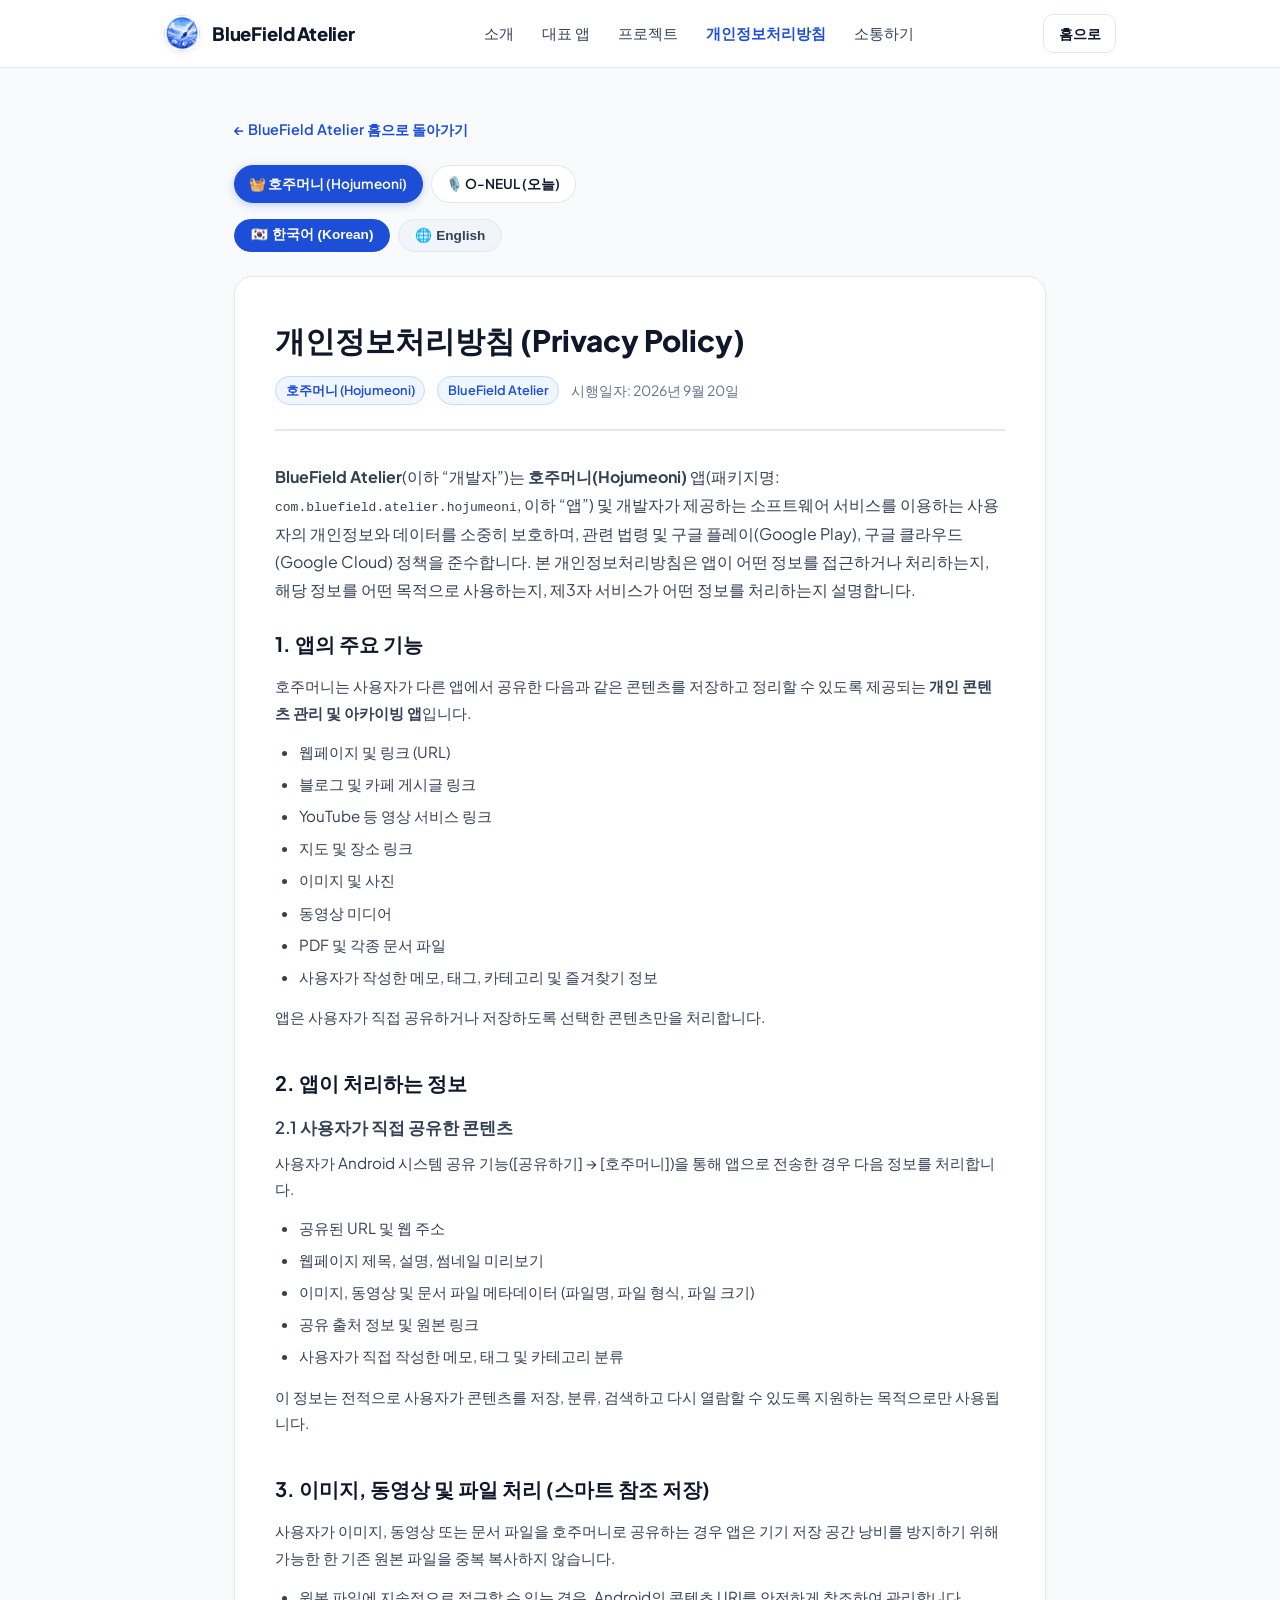
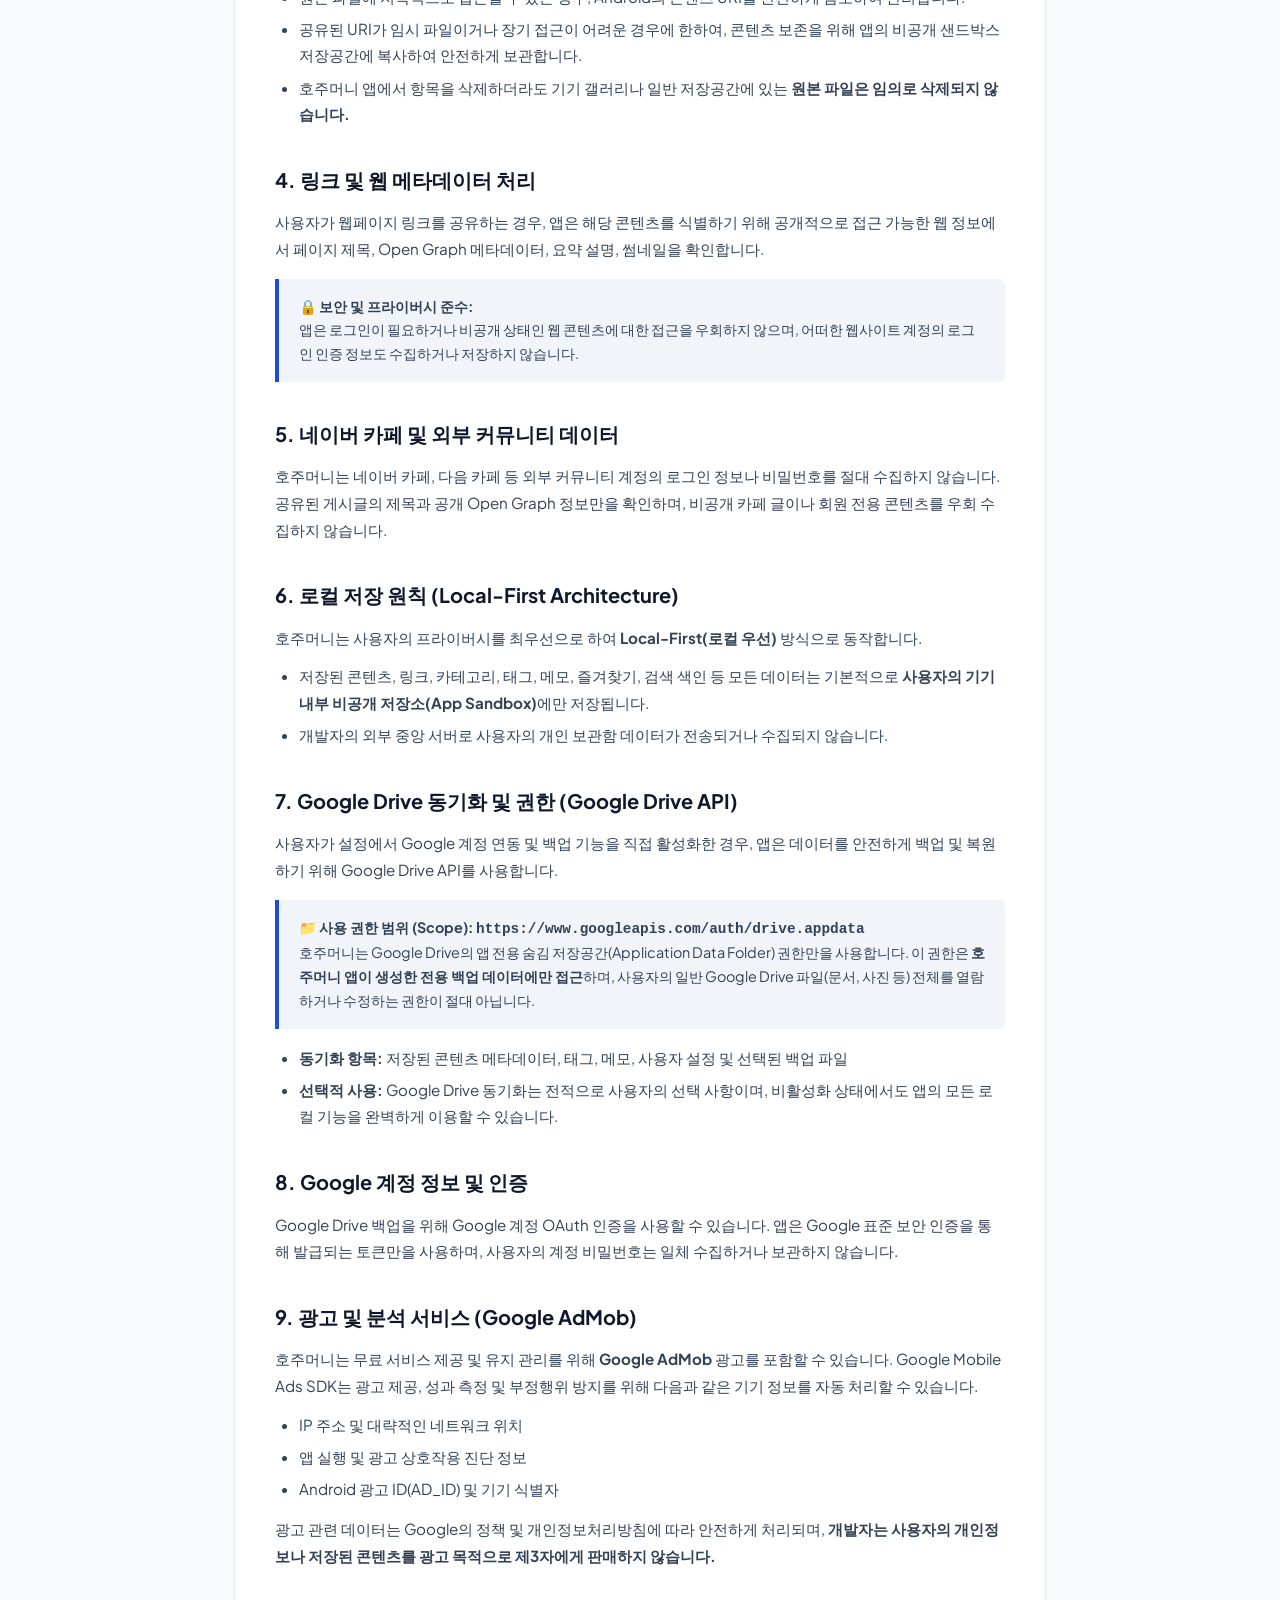
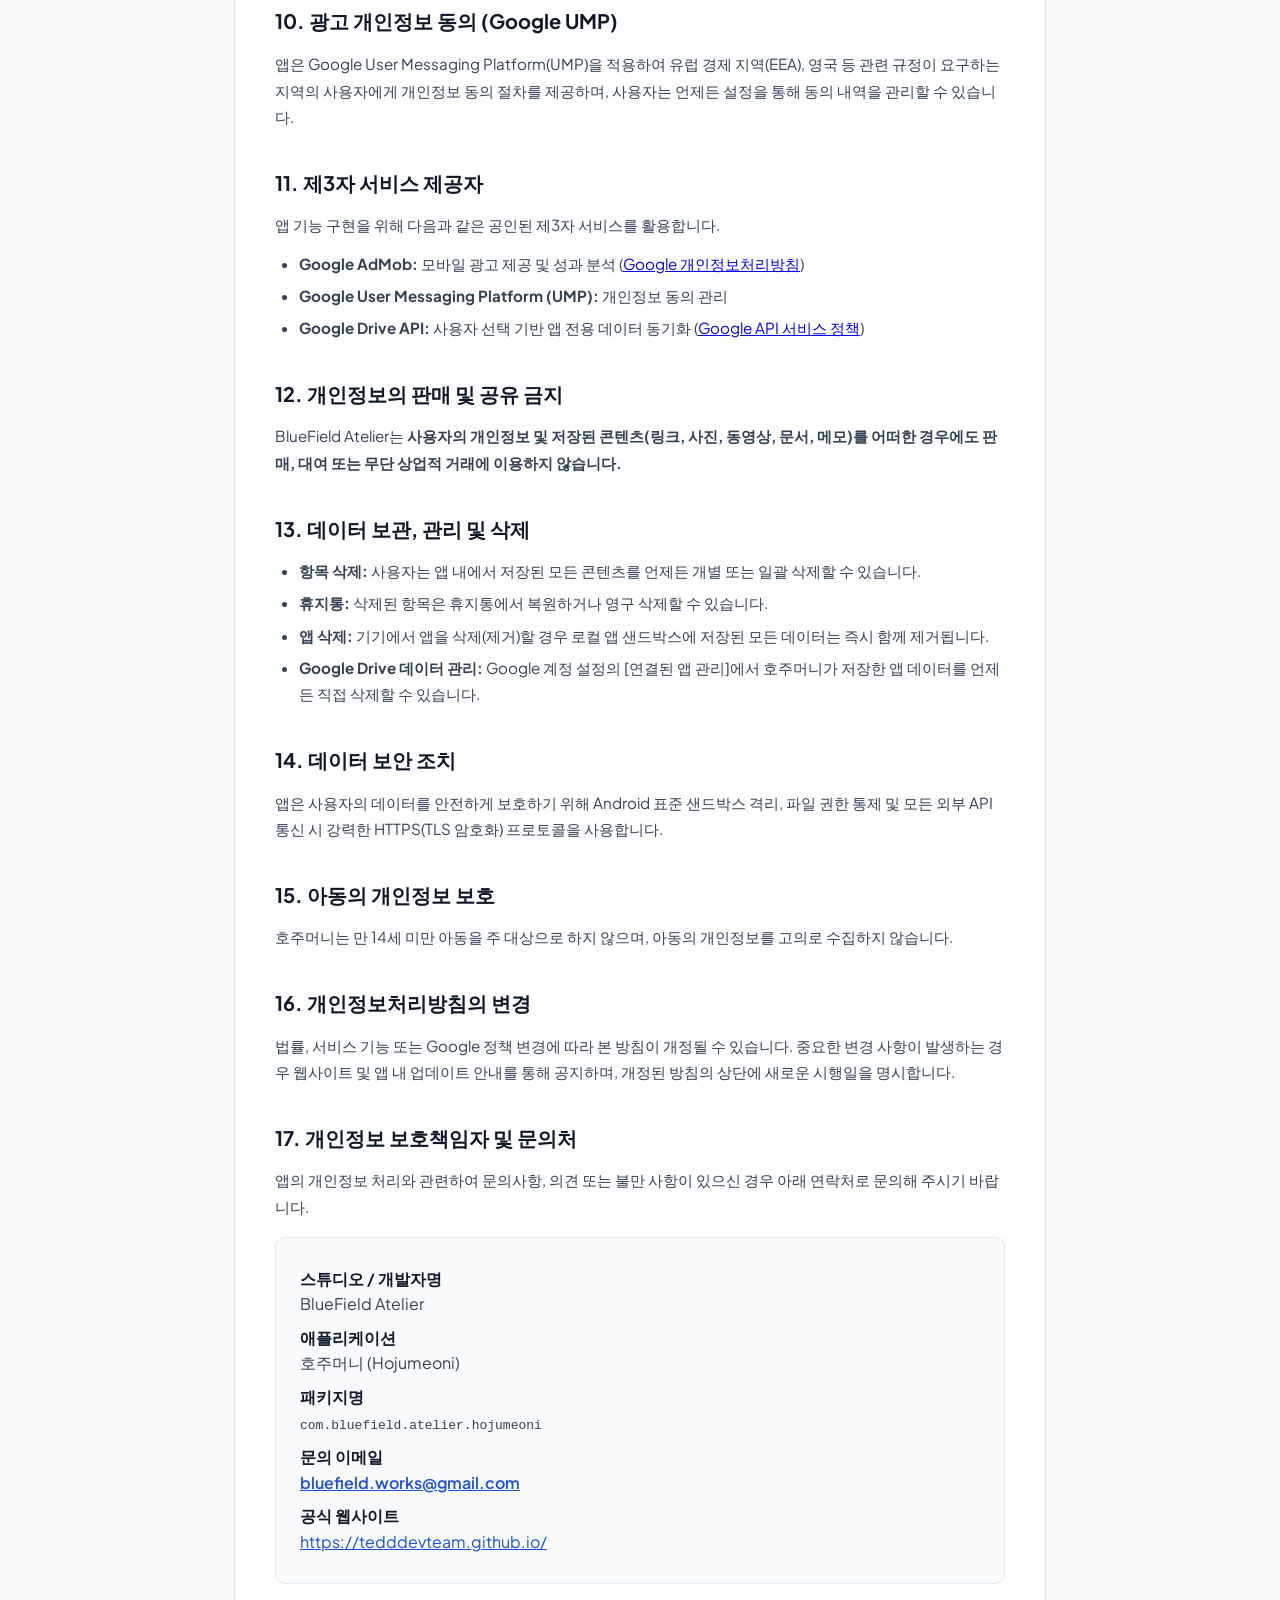
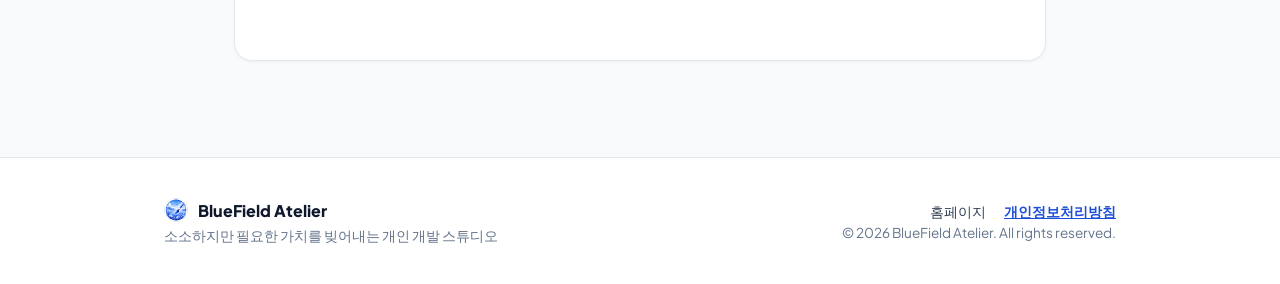
<file: privacy-hojumeoni.html>
<!DOCTYPE html>
<html lang="ko">

<head>
    <meta charset="UTF-8">
    <meta name="viewport" content="width=device-width, initial-scale=1.0">
    <meta name="description" content="BlueField Atelier & 호주머니(Hojumeoni) 개인정보처리방침 (Privacy Policy)">
    <meta name="google-site-verification" content="vVwbAOvryYjkKT44RCvqMXWjcL3AnlA0lqU6iNb1u1Q" />
    <title>개인정보처리방침 | BlueField Atelier</title>
    <!-- Favicon -->
    <link rel="icon" type="image/png" href="atelier_logo.png">
    <!-- Google Fonts -->
    <link rel="preconnect" href="https://fonts.googleapis.com">
    <link rel="preconnect" href="https://fonts.gstatic.com" crossorigin>
    <link
        href="https://fonts.googleapis.com/css2?family=Pretendard:wght@300;400;500;600;700;800&family=Plus+Jakarta+Sans:wght@400;500;600;700;800&family=JetBrains+Mono:wght@400;500&display=swap"
        rel="stylesheet">
    <!-- Stylesheet -->
    <link rel="stylesheet" href="style.css">
    <style>
        .privacy-container {
            max-width: 860px;
            margin: 0 auto;
            padding: 3rem 1.5rem 6rem 1.5rem;
        }

        .privacy-card {
            background: var(--bg-card);
            border: 1px solid var(--border-color);
            border-radius: var(--radius-lg);
            padding: 2.5rem 2.5rem;
            box-shadow: var(--shadow-sm);
        }

        @media (max-width: 640px) {
            .privacy-card {
                padding: 1.5rem 1.25rem;
            }
        }

        .privacy-header {
            border-bottom: 2px solid var(--border-color);
            padding-bottom: 1.5rem;
            margin-bottom: 2rem;
        }

        .privacy-meta {
            display: flex;
            flex-wrap: wrap;
            gap: 0.75rem;
            align-items: center;
            margin-top: 0.75rem;
            font-size: 0.875rem;
            color: var(--text-muted);
        }

        .privacy-meta-badge {
            background: var(--accent-blue-light);
            color: var(--accent-blue);
            font-weight: 600;
            padding: 0.2rem 0.6rem;
            border-radius: 999px;
            font-size: 0.8rem;
            border: 1px solid var(--accent-blue-border);
        }

        .policy-section {
            margin-bottom: 2.25rem;
        }

        .policy-section h2 {
            font-size: 1.25rem;
            font-weight: 700;
            color: var(--text-primary);
            margin-bottom: 0.85rem;
            display: flex;
            align-items: center;
            gap: 0.5rem;
        }

        .policy-section h3 {
            font-size: 1.05rem;
            font-weight: 600;
            color: var(--text-secondary);
            margin-top: 1rem;
            margin-bottom: 0.5rem;
        }

        .policy-section p {
            color: var(--text-secondary);
            line-height: 1.75;
            margin-bottom: 0.75rem;
            font-size: 0.95rem;
        }

        .policy-section ul, .policy-section ol {
            padding-left: 1.5rem;
            margin-bottom: 0.85rem;
            color: var(--text-secondary);
            line-height: 1.75;
            font-size: 0.95rem;
        }

        .policy-section li {
            margin-bottom: 0.35rem;
        }

        .highlight-box {
            background: var(--bg-subtle);
            border-left: 4px solid var(--accent-blue);
            border-radius: 0 var(--radius-sm) var(--radius-sm) 0;
            padding: 1rem 1.25rem;
            margin: 1rem 0;
            font-size: 0.9rem;
            color: var(--text-secondary);
            line-height: 1.65;
        }

        .contact-box {
            background: #f8fafc;
            border: 1px solid var(--border-color);
            border-radius: var(--radius-md);
            padding: 1.25rem 1.5rem;
            margin-top: 1rem;
        }

        .contact-box dt {
            font-weight: 600;
            color: var(--text-primary);
            margin-top: 0.5rem;
        }

        .contact-box dd {
            margin-left: 0;
            color: var(--text-secondary);
            margin-bottom: 0.5rem;
        }

        .nav-back-link {
            display: inline-flex;
            align-items: center;
            gap: 0.4rem;
            color: var(--accent-blue);
            text-decoration: none;
            font-weight: 600;
            font-size: 0.9rem;
            margin-bottom: 1.5rem;
            transition: var(--transition);
        }

        .nav-back-link:hover {
            color: var(--accent-blue-hover);
            transform: translateX(-2px);
        }

        .lang-switch-bar {
            display: flex;
            gap: 0.5rem;
            margin-bottom: 1.5rem;
        }

        .lang-tab {
            padding: 0.4rem 1rem;
            border-radius: 999px;
            border: 1px solid var(--border-color);
            background: var(--bg-subtle);
            color: var(--text-secondary);
            font-size: 0.85rem;
            font-weight: 600;
            cursor: pointer;
            transition: var(--transition);
        }

        .lang-tab.active {
            background: var(--accent-blue);
            color: #ffffff;
            border-color: var(--accent-blue);
        }
    </style>
</head>

<body>
    <!-- Header -->
    <header class="navbar">
        <div class="nav-container">
            <a href="index.html" class="logo">
                <img src="atelier_logo.png" alt="BlueField Atelier" class="logo-img">
                <span class="logo-title">BlueField Atelier</span>
            </a>
            <nav class="nav-links">
                <a href="index.html#about" class="nav-item">소개</a>
                <a href="index.html#featured" class="nav-item">대표 앱</a>
                <a href="index.html#projects" class="nav-item">프로젝트</a>
                <a href="privacy.html" class="nav-item" style="color:var(--accent-blue); font-weight:700;">개인정보처리방침</a>
                <a href="index.html#contact" class="nav-item">소통하기</a>
            </nav>
            <div class="nav-right-actions">
                <a href="index.html" class="btn btn-sm btn-secondary" style="text-decoration:none;">홈으로</a>
            </div>
        </div>
    </header>

    <main class="privacy-container">
        <a href="index.html" class="nav-back-link">← BlueField Atelier 홈으로 돌아가기</a>

        <div style="display:flex; flex-wrap:wrap; gap:0.5rem; margin-bottom:1rem;">
            <a href="privacy-hojumeoni.html" class="btn btn-sm btn-primary" style="text-decoration:none; border-radius:999px;">🧺 호주머니 (Hojumeoni)</a>
            <a href="privacy-oneul.html" class="btn btn-sm btn-secondary" style="text-decoration:none; border-radius:999px;">🎙️ O-NEUL (오늘)</a>
        </div>

        <div class="lang-switch-bar">
            <button id="tabKo" class="lang-tab active" onclick="switchLanguage('ko')">🇰🇷 한국어 (Korean)</button>
            <button id="tabEn" class="lang-tab" onclick="switchLanguage('en')">🌐 English</button>
        </div>

        <!-- Korean Privacy Policy -->
        <article id="contentKo" class="privacy-card">
            <div class="privacy-header">
                <h1 style="font-size: 1.85rem; font-weight: 800; color: var(--text-primary);">개인정보처리방침 (Privacy Policy)</h1>
                <div class="privacy-meta">
                    <span class="privacy-meta-badge">호주머니 (Hojumeoni)</span>
                    <span class="privacy-meta-badge">BlueField Atelier</span>
                    <span>시행일자: 2026년 9월 20일</span>
                </div>
            </div>

            <p style="color: var(--text-secondary); line-height: 1.75; margin-bottom: 1.5rem;">
                <strong>BlueField Atelier</strong>(이하 “개발자”)는 <strong>호주머니(Hojumeoni)</strong> 앱(패키지명: <code>com.bluefield.atelier.hojumeoni</code>, 이하 “앱”) 및 개발자가 제공하는 소프트웨어 서비스를 이용하는 사용자의 개인정보와 데이터를 소중히 보호하며, 관련 법령 및 구글 플레이(Google Play), 구글 클라우드(Google Cloud) 정책을 준수합니다.
                본 개인정보처리방침은 앱이 어떤 정보를 접근하거나 처리하는지, 해당 정보를 어떤 목적으로 사용하는지, 제3자 서비스가 어떤 정보를 처리하는지 설명합니다.
            </p>

            <section class="policy-section">
                <h2>1. 앱의 주요 기능</h2>
                <p>호주머니는 사용자가 다른 앱에서 공유한 다음과 같은 콘텐츠를 저장하고 정리할 수 있도록 제공되는 <strong>개인 콘텐츠 관리 및 아카이빙 앱</strong>입니다.</p>
                <ul>
                    <li>웹페이지 및 링크 (URL)</li>
                    <li>블로그 및 카페 게시글 링크</li>
                    <li>YouTube 등 영상 서비스 링크</li>
                    <li>지도 및 장소 링크</li>
                    <li>이미지 및 사진</li>
                    <li>동영상 미디어</li>
                    <li>PDF 및 각종 문서 파일</li>
                    <li>사용자가 작성한 메모, 태그, 카테고리 및 즐겨찾기 정보</li>
                </ul>
                <p>앱은 사용자가 직접 공유하거나 저장하도록 선택한 콘텐츠만을 처리합니다.</p>
            </section>

            <section class="policy-section">
                <h2>2. 앱이 처리하는 정보</h2>
                <h3>2.1 사용자가 직접 공유한 콘텐츠</h3>
                <p>사용자가 Android 시스템 공유 기능([공유하기] → [호주머니])을 통해 앱으로 전송한 경우 다음 정보를 처리합니다.</p>
                <ul>
                    <li>공유된 URL 및 웹 주소</li>
                    <li>웹페이지 제목, 설명, 썸네일 미리보기</li>
                    <li>이미지, 동영상 및 문서 파일 메타데이터 (파일명, 파일 형식, 파일 크기)</li>
                    <li>공유 출처 정보 및 원본 링크</li>
                    <li>사용자가 직접 작성한 메모, 태그 및 카테고리 분류</li>
                </ul>
                <p>이 정보는 전적으로 사용자가 콘텐츠를 저장, 분류, 검색하고 다시 열람할 수 있도록 지원하는 목적으로만 사용됩니다.</p>
            </section>

            <section class="policy-section">
                <h2>3. 이미지, 동영상 및 파일 처리 (스마트 참조 저장)</h2>
                <p>사용자가 이미지, 동영상 또는 문서 파일을 호주머니로 공유하는 경우 앱은 기기 저장 공간 낭비를 방지하기 위해 가능한 한 기존 원본 파일을 중복 복사하지 않습니다.</p>
                <ul>
                    <li>원본 파일에 지속적으로 접근할 수 있는 경우, Android의 콘텐츠 URI를 안전하게 참조하여 관리합니다.</li>
                    <li>공유된 URI가 임시 파일이거나 장기 접근이 어려운 경우에 한하여, 콘텐츠 보존을 위해 앱의 비공개 샌드박스 저장공간에 복사하여 안전하게 보관합니다.</li>
                    <li>호주머니 앱에서 항목을 삭제하더라도 기기 갤러리나 일반 저장공간에 있는 <strong>원본 파일은 임의로 삭제되지 않습니다.</strong></li>
                </ul>
            </section>

            <section class="policy-section">
                <h2>4. 링크 및 웹 메타데이터 처리</h2>
                <p>사용자가 웹페이지 링크를 공유하는 경우, 앱은 해당 콘텐츠를 식별하기 위해 공개적으로 접근 가능한 웹 정보에서 페이지 제목, Open Graph 메타데이터, 요약 설명, 썸네일을 확인합니다.</p>
                <div class="highlight-box">
                    🔒 <strong>보안 및 프라이버시 준수:</strong><br>
                    앱은 로그인이 필요하거나 비공개 상태인 웹 콘텐츠에 대한 접근을 우회하지 않으며, 어떠한 웹사이트 계정의 로그인 인증 정보도 수집하거나 저장하지 않습니다.
                </div>
            </section>

            <section class="policy-section">
                <h2>5. 네이버 카페 및 외부 커뮤니티 데이터</h2>
                <p>호주머니는 네이버 카페, 다음 카페 등 외부 커뮤니티 계정의 로그인 정보나 비밀번호를 절대 수집하지 않습니다. 공유된 게시글의 제목과 공개 Open Graph 정보만을 확인하며, 비공개 카페 글이나 회원 전용 콘텐츠를 우회 수집하지 않습니다.</p>
            </section>

            <section class="policy-section">
                <h2>6. 로컬 저장 원칙 (Local-First Architecture)</h2>
                <p>호주머니는 사용자의 프라이버시를 최우선으로 하여 <strong>Local-First(로컬 우선)</strong> 방식으로 동작합니다.</p>
                <ul>
                    <li>저장된 콘텐츠, 링크, 카테고리, 태그, 메모, 즐겨찾기, 검색 색인 등 모든 데이터는 기본적으로 <strong>사용자의 기기 내부 비공개 저장소(App Sandbox)</strong>에만 저장됩니다.</li>
                    <li>개발자의 외부 중앙 서버로 사용자의 개인 보관함 데이터가 전송되거나 수집되지 않습니다.</li>
                </ul>
            </section>

            <section class="policy-section">
                <h2>7. Google Drive 동기화 및 권한 (Google Drive API)</h2>
                <p>사용자가 설정에서 Google 계정 연동 및 백업 기능을 직접 활성화한 경우, 앱은 데이터를 안전하게 백업 및 복원하기 위해 Google Drive API를 사용합니다.</p>
                <div class="highlight-box">
                    📁 <strong>사용 권한 범위 (Scope): <code>https://www.googleapis.com/auth/drive.appdata</code></strong><br>
                    호주머니는 Google Drive의 앱 전용 숨김 저장공간(Application Data Folder) 권한만을 사용합니다. 이 권한은 <strong>호주머니 앱이 생성한 전용 백업 데이터에만 접근</strong>하며, 사용자의 일반 Google Drive 파일(문서, 사진 등) 전체를 열람하거나 수정하는 권한이 절대 아닙니다.
                </div>
                <ul>
                    <li><strong>동기화 항목:</strong> 저장된 콘텐츠 메타데이터, 태그, 메모, 사용자 설정 및 선택된 백업 파일</li>
                    <li><strong>선택적 사용:</strong> Google Drive 동기화는 전적으로 사용자의 선택 사항이며, 비활성화 상태에서도 앱의 모든 로컬 기능을 완벽하게 이용할 수 있습니다.</li>
                </ul>
            </section>

            <section class="policy-section">
                <h2>8. Google 계정 정보 및 인증</h2>
                <p>Google Drive 백업을 위해 Google 계정 OAuth 인증을 사용할 수 있습니다. 앱은 Google 표준 보안 인증을 통해 발급되는 토큰만을 사용하며, 사용자의 계정 비밀번호는 일체 수집하거나 보관하지 않습니다.</p>
            </section>

            <section class="policy-section">
                <h2>9. 광고 및 분석 서비스 (Google AdMob)</h2>
                <p>호주머니는 무료 서비스 제공 및 유지 관리를 위해 <strong>Google AdMob</strong> 광고를 포함할 수 있습니다. Google Mobile Ads SDK는 광고 제공, 성과 측정 및 부정행위 방지를 위해 다음과 같은 기기 정보를 자동 처리할 수 있습니다.</p>
                <ul>
                    <li>IP 주소 및 대략적인 네트워크 위치</li>
                    <li>앱 실행 및 광고 상호작용 진단 정보</li>
                    <li>Android 광고 ID(AD_ID) 및 기기 식별자</li>
                </ul>
                <p>광고 관련 데이터는 Google의 정책 및 개인정보처리방침에 따라 안전하게 처리되며, <strong>개발자는 사용자의 개인정보나 저장된 콘텐츠를 광고 목적으로 제3자에게 판매하지 않습니다.</strong></p>
            </section>

            <section class="policy-section">
                <h2>10. 광고 개인정보 동의 (Google UMP)</h2>
                <p>앱은 Google User Messaging Platform(UMP)을 적용하여 유럽 경제 지역(EEA), 영국 등 관련 규정이 요구하는 지역의 사용자에게 개인정보 동의 절차를 제공하며, 사용자는 언제든 설정을 통해 동의 내역을 관리할 수 있습니다.</p>
            </section>

            <section class="policy-section">
                <h2>11. 제3자 서비스 제공자</h2>
                <p>앱 기능 구현을 위해 다음과 같은 공인된 제3자 서비스를 활용합니다.</p>
                <ul>
                    <li><strong>Google AdMob:</strong> 모바일 광고 제공 및 성과 분석 (<a href="https://policies.google.com/privacy" target="_blank" rel="noopener">Google 개인정보처리방침</a>)</li>
                    <li><strong>Google User Messaging Platform (UMP):</strong> 개인정보 동의 관리</li>
                    <li><strong>Google Drive API:</strong> 사용자 선택 기반 앱 전용 데이터 동기화 (<a href="https://developers.google.com/drive/api/guides/api-specific-auth" target="_blank" rel="noopener">Google API 서비스 정책</a>)</li>
                </ul>
            </section>

            <section class="policy-section">
                <h2>12. 개인정보의 판매 및 공유 금지</h2>
                <p>BlueField Atelier는 <strong>사용자의 개인정보 및 저장된 콘텐츠(링크, 사진, 동영상, 문서, 메모)를 어떠한 경우에도 판매, 대여 또는 무단 상업적 거래에 이용하지 않습니다.</strong></p>
            </section>

            <section class="policy-section">
                <h2>13. 데이터 보관, 관리 및 삭제</h2>
                <ul>
                    <li><strong>항목 삭제:</strong> 사용자는 앱 내에서 저장된 모든 콘텐츠를 언제든 개별 또는 일괄 삭제할 수 있습니다.</li>
                    <li><strong>휴지통:</strong> 삭제된 항목은 휴지통에서 복원하거나 영구 삭제할 수 있습니다.</li>
                    <li><strong>앱 삭제:</strong> 기기에서 앱을 삭제(제거)할 경우 로컬 앱 샌드박스에 저장된 모든 데이터는 즉시 함께 제거됩니다.</li>
                    <li><strong>Google Drive 데이터 관리:</strong> Google 계정 설정의 [연결된 앱 관리]에서 호주머니가 저장한 앱 데이터를 언제든 직접 삭제할 수 있습니다.</li>
                </ul>
            </section>

            <section class="policy-section">
                <h2>14. 데이터 보안 조치</h2>
                <p>앱은 사용자의 데이터를 안전하게 보호하기 위해 Android 표준 샌드박스 격리, 파일 권한 통제 및 모든 외부 API 통신 시 강력한 HTTPS(TLS 암호화) 프로토콜을 사용합니다.</p>
            </section>

            <section class="policy-section">
                <h2>15. 아동의 개인정보 보호</h2>
                <p>호주머니는 만 14세 미만 아동을 주 대상으로 하지 않으며, 아동의 개인정보를 고의로 수집하지 않습니다.</p>
            </section>

            <section class="policy-section">
                <h2>16. 개인정보처리방침의 변경</h2>
                <p>법률, 서비스 기능 또는 Google 정책 변경에 따라 본 방침이 개정될 수 있습니다. 중요한 변경 사항이 발생하는 경우 웹사이트 및 앱 내 업데이트 안내를 통해 공지하며, 개정된 방침의 상단에 새로운 시행일을 명시합니다.</p>
            </section>

            <section class="policy-section">
                <h2>17. 개인정보 보호책임자 및 문의처</h2>
                <p>앱의 개인정보 처리와 관련하여 문의사항, 의견 또는 불만 사항이 있으신 경우 아래 연락처로 문의해 주시기 바랍니다.</p>
                <div class="contact-box">
                    <dl>
                        <dt>스튜디오 / 개발자명</dt>
                        <dd>BlueField Atelier</dd>
                        <dt>애플리케이션</dt>
                        <dd>호주머니 (Hojumeoni)</dd>
                        <dt>패키지명</dt>
                        <dd><code>com.bluefield.atelier.hojumeoni</code></dd>
                        <dt>문의 이메일</dt>
                        <dd><a href="mailto:bluefield.works@gmail.com" style="color:var(--accent-blue); font-weight:600;">bluefield.works@gmail.com</a></dd>
                        <dt>공식 웹사이트</dt>
                        <dd><a href="https://tedddevteam.github.io/" style="color:var(--accent-blue);">https://tedddevteam.github.io/</a></dd>
                    </dl>
                </div>
            </section>
        </article>

        <!-- English Privacy Policy -->
        <article id="contentEn" class="privacy-card" style="display: none;">
            <div class="privacy-header">
                <h1 style="font-size: 1.85rem; font-weight: 800; color: var(--text-primary);">Privacy Policy</h1>
                <div class="privacy-meta">
                    <span class="privacy-meta-badge">Hojumeoni</span>
                    <span class="privacy-meta-badge">BlueField Atelier</span>
                    <span>Effective Date: September 20, 2026</span>
                </div>
            </div>

            <p style="color: var(--text-secondary); line-height: 1.75; margin-bottom: 1.5rem;">
                <strong>BlueField Atelier</strong> ("Developer", "we", "us") values the privacy of users who use <strong>Hojumeoni</strong> (Package: <code>com.bluefield.atelier.hojumeoni</code>, "App") and our software services. We comply with relevant privacy regulations, Google Play developer policies, and Google Cloud OAuth requirements. This Privacy Policy describes what information is handled, for what purposes it is used, and how third-party services operate.
            </p>

            <section class="policy-section">
                <h2>1. Core App Features</h2>
                <p>Hojumeoni is a <strong>personal content management and smart pocket archive application</strong> designed to help users collect, organize, and search items shared from other apps:</p>
                <ul>
                    <li>Webpages and links (URLs)</li>
                    <li>Blog, article, and social media posts</li>
                    <li>Video links (YouTube, etc.)</li>
                    <li>Map and location bookmarks</li>
                    <li>Images and photos</li>
                    <li>Videos and media files</li>
                    <li>PDFs and document files</li>
                    <li>User-created notes, tags, categories, and favorites</li>
                </ul>
                <p>The App only processes content that the user explicitly chooses to share or save.</p>
            </section>

            <section class="policy-section">
                <h2>2. Information We Process</h2>
                <p>When you share content into Hojumeoni via the Android system Share Sheet, we process:</p>
                <ul>
                    <li>Shared URLs and destination links</li>
                    <li>Webpage titles, descriptions, and thumbnail previews</li>
                    <li>File metadata (file name, MIME type, file size)</li>
                    <li>User-generated notes, tags, and category classifications</li>
                </ul>
                <p>This information is processed exclusively to enable local organization, bookmarking, searching, and viewing within the App.</p>
            </section>

            <section class="policy-section">
                <h2>3. Media and File Handling (Smart Reference)</h2>
                <p>To preserve device storage efficiency, Hojumeoni avoids duplicating existing files whenever possible:</p>
                <ul>
                    <li>If persistent access to the original file is supported, the App maintains a secure reference to the Android Content URI without copying.</li>
                    <li>If a shared URI is temporary, the App copies the file into its private sandbox storage to ensure long-term preservation.</li>
                    <li>Deleting items inside Hojumeoni <strong>never deletes original files</strong> from your system gallery or device storage.</li>
                </ul>
            </section>

            <section class="policy-section">
                <h2>4. Web Metadata and Links</h2>
                <p>When a webpage link is shared, the App fetches publicly available Open Graph metadata (title, preview image, summary) to generate a helpful bookmark card.</p>
                <div class="highlight-box">
                    🔒 <strong>Security & Compliance:</strong><br>
                    The App does NOT bypass paywalls, private authentication, or collect any login credentials for third-party websites.
                </div>
            </section>

            <section class="policy-section">
                <h2>5. Local-First Storage Architecture</h2>
                <p>Hojumeoni is built on a <strong>Local-First</strong> foundation:</p>
                <ul>
                    <li>All saved links, files, tags, notes, categories, and search indexes are stored strictly inside the <strong>App's private local sandbox</strong> on your device.</li>
                    <li>We do NOT maintain a central server to collect or store your personal archive.</li>
                </ul>
            </section>

            <section class="policy-section">
                <h2>6. Google Drive Synchronization & Scope Disclosure</h2>
                <p>If you choose to enable the optional Google Drive backup feature, the App uses the Google Drive API to backup and restore your data.</p>
                <div class="highlight-box">
                    📁 <strong>Scope Used: <code>https://www.googleapis.com/auth/drive.appdata</code></strong><br>
                    Hojumeoni requests only the <code>drive.appdata</code> scope (Application Data Folder). This grants access strictly to the App's own hidden configuration and backup folder. <strong>The App CANNOT see, access, or modify any other files or folders in your Google Drive.</strong>
                </div>
                <ul>
                    <li><strong>Synchronized Data:</strong> Content metadata, tags, notes, app settings, and selected backup files.</li>
                    <li><strong>User Control:</strong> Google Drive integration is 100% optional. The App remains fully functional in offline/local-only mode.</li>
                </ul>
            </section>

            <section class="policy-section">
                <h2>7. Google Account Authentication</h2>
                <p>Google OAuth authentication is used strictly for Drive API access token authorization. We do not collect, view, or store your Google account password.</p>
            </section>

            <section class="policy-section">
                <h2>8. Advertising (Google AdMob)</h2>
                <p>Hojumeoni may display advertisements provided by <strong>Google AdMob</strong> to support free service offerings. The Google Mobile Ads SDK may automatically process diagnostic data (IP address, Advertising ID, app performance) in compliance with Google Privacy Policies.</p>
                <p><strong>We never sell your personal data, notes, or archived content to third parties or advertisers.</strong></p>
            </section>

            <section class="policy-section">
                <h2>9. Third-Party Services</h2>
                <ul>
                    <li><strong>Google AdMob:</strong> Ad serving and analytics (<a href="https://policies.google.com/privacy" target="_blank" rel="noopener">Google Privacy Policy</a>)</li>
                    <li><strong>Google User Messaging Platform (UMP):</strong> Privacy consent management</li>
                    <li><strong>Google Drive API:</strong> Optional user-driven backup (<a href="https://developers.google.com/drive/api/guides/api-specific-auth" target="_blank" rel="noopener">Google API Services Policy</a>)</li>
                </ul>
            </section>

            <section class="policy-section">
                <h2>10. Data Retention & Deletion</h2>
                <ul>
                    <li><strong>Item Deletion:</strong> You can delete any saved item individually or empty the Trash at any time.</li>
                    <li><strong>App Uninstall:</strong> Uninstalling the App immediately purges all local sandbox data according to Android OS standards.</li>
                    <li><strong>Google Drive App Data:</strong> You can manage and delete the App's backup data directly from your Google Account settings (Manage Connected Apps).</li>
                </ul>
            </section>

            <section class="policy-section">
                <h2>11. Developer Contact Information</h2>
                <p>If you have questions, feedback, or data privacy requests, please contact us at:</p>
                <div class="contact-box">
                    <dl>
                        <dt>Studio / Developer</dt>
                        <dd>BlueField Atelier</dd>
                        <dt>Application</dt>
                        <dd>Hojumeoni (호주머니)</dd>
                        <dt>Package Name</dt>
                        <dd><code>com.bluefield.atelier.hojumeoni</code></dd>
                        <dt>Contact Email</dt>
                        <dd><a href="mailto:bluefield.works@gmail.com" style="color:var(--accent-blue); font-weight:600;">bluefield.works@gmail.com</a></dd>
                        <dt>Official Website</dt>
                        <dd><a href="https://tedddevteam.github.io/" style="color:var(--accent-blue);">https://tedddevteam.github.io/</a></dd>
                    </dl>
                </div>
            </section>
        </article>
    </main>

    <!-- Footer -->
    <footer class="footer">
        <div class="footer-container">
            <div class="footer-left">
                <div class="footer-brand-row">
                    <img src="atelier_logo.png" alt="BlueField Atelier" class="footer-logo-img">
                    <span class="footer-logo">BlueField Atelier</span>
                </div>
                <p>소소하지만 필요한 가치를 빚어내는 개인 개발 스튜디오</p>
            </div>
            <div class="footer-right">
                <p><a href="index.html" style="color:var(--text-secondary); text-decoration:none; margin-right:1rem;">홈페이지</a> <a href="privacy.html" style="color:var(--accent-blue); font-weight:600; text-decoration:underline;">개인정보처리방침</a></p>
                <p>&copy; 2026 BlueField Atelier. All rights reserved.</p>
            </div>
        </div>
    </footer>

    <script>
        function switchLanguage(lang) {
            const contentKo = document.getElementById('contentKo');
            const contentEn = document.getElementById('contentEn');
            const tabKo = document.getElementById('tabKo');
            const tabEn = document.getElementById('tabEn');

            if (lang === 'en') {
                contentKo.style.display = 'none';
                contentEn.style.display = 'block';
                tabKo.classList.remove('active');
                tabEn.classList.add('active');
                document.documentElement.lang = 'en';
            } else {
                contentKo.style.display = 'block';
                contentEn.style.display = 'none';
                tabKo.classList.add('active');
                tabEn.classList.remove('active');
                document.documentElement.lang = 'ko';
            }
        }
    </script>
</body>

</html>
</file>
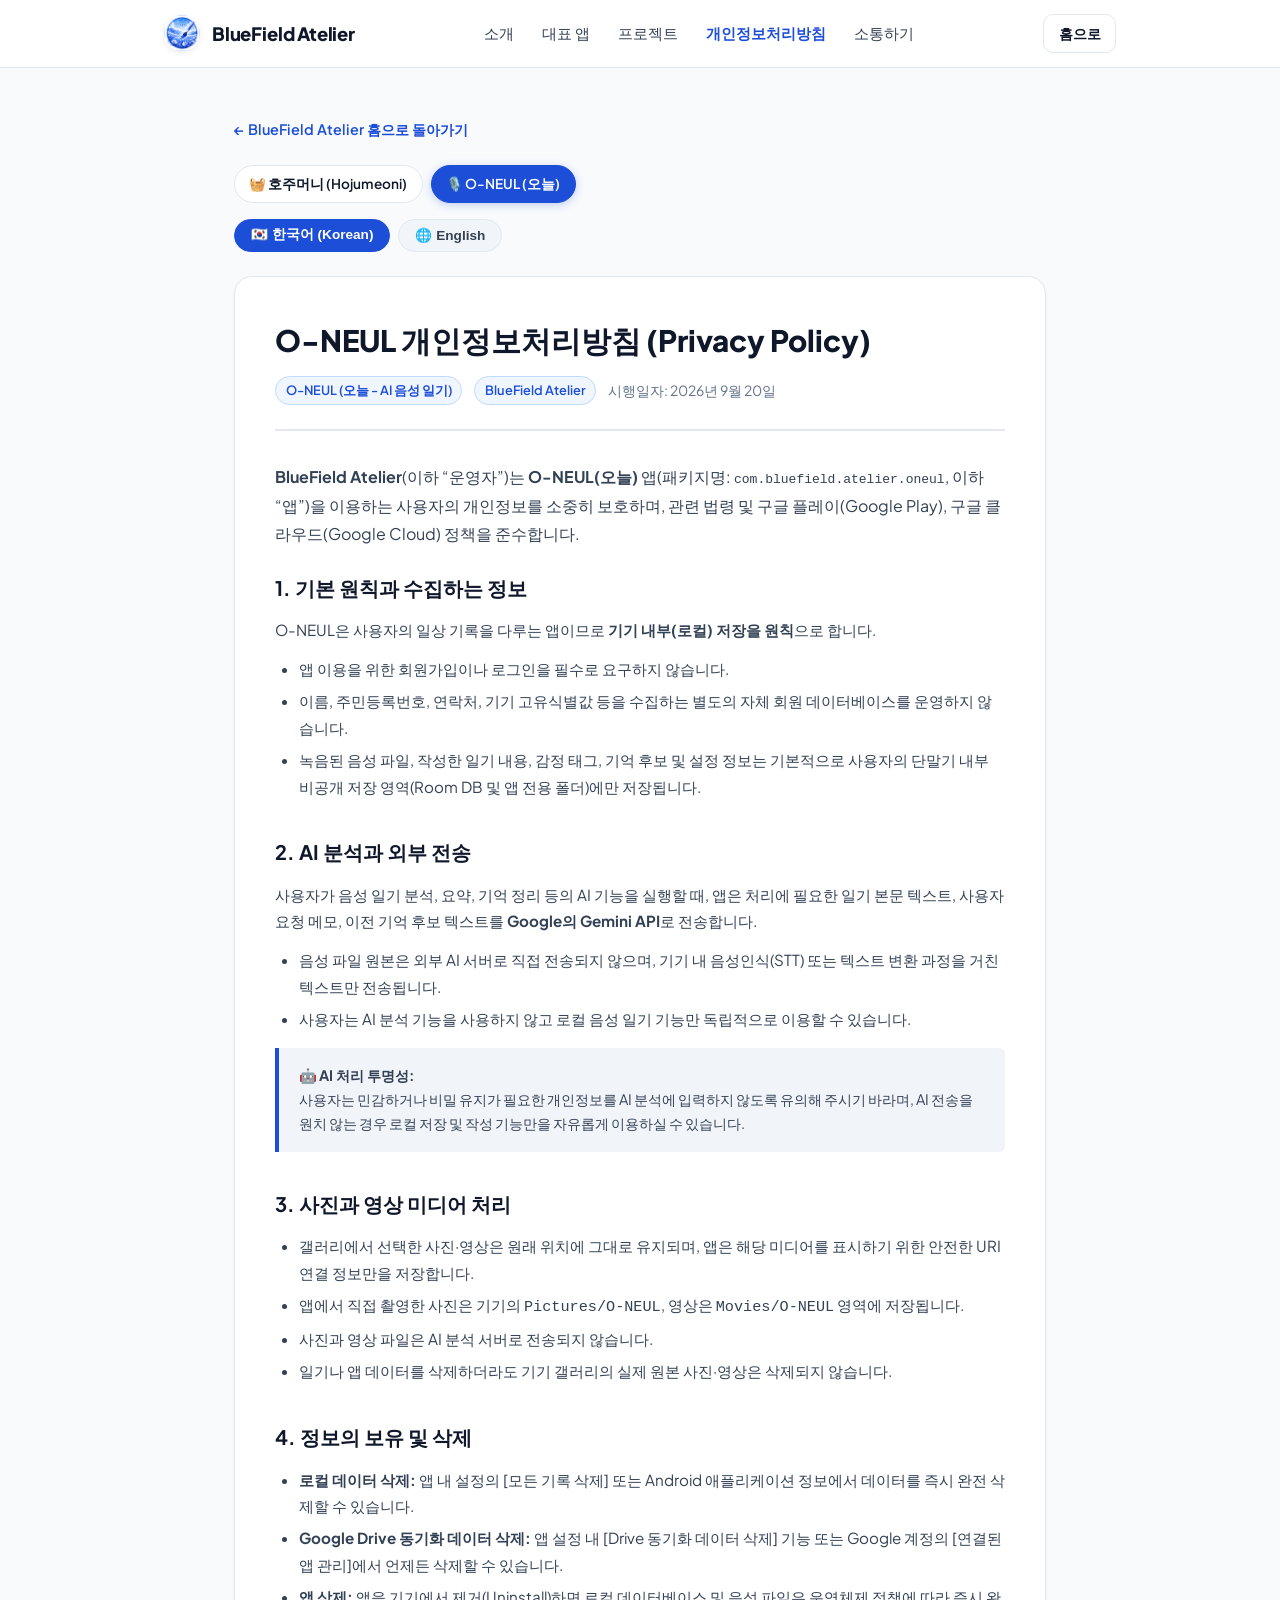
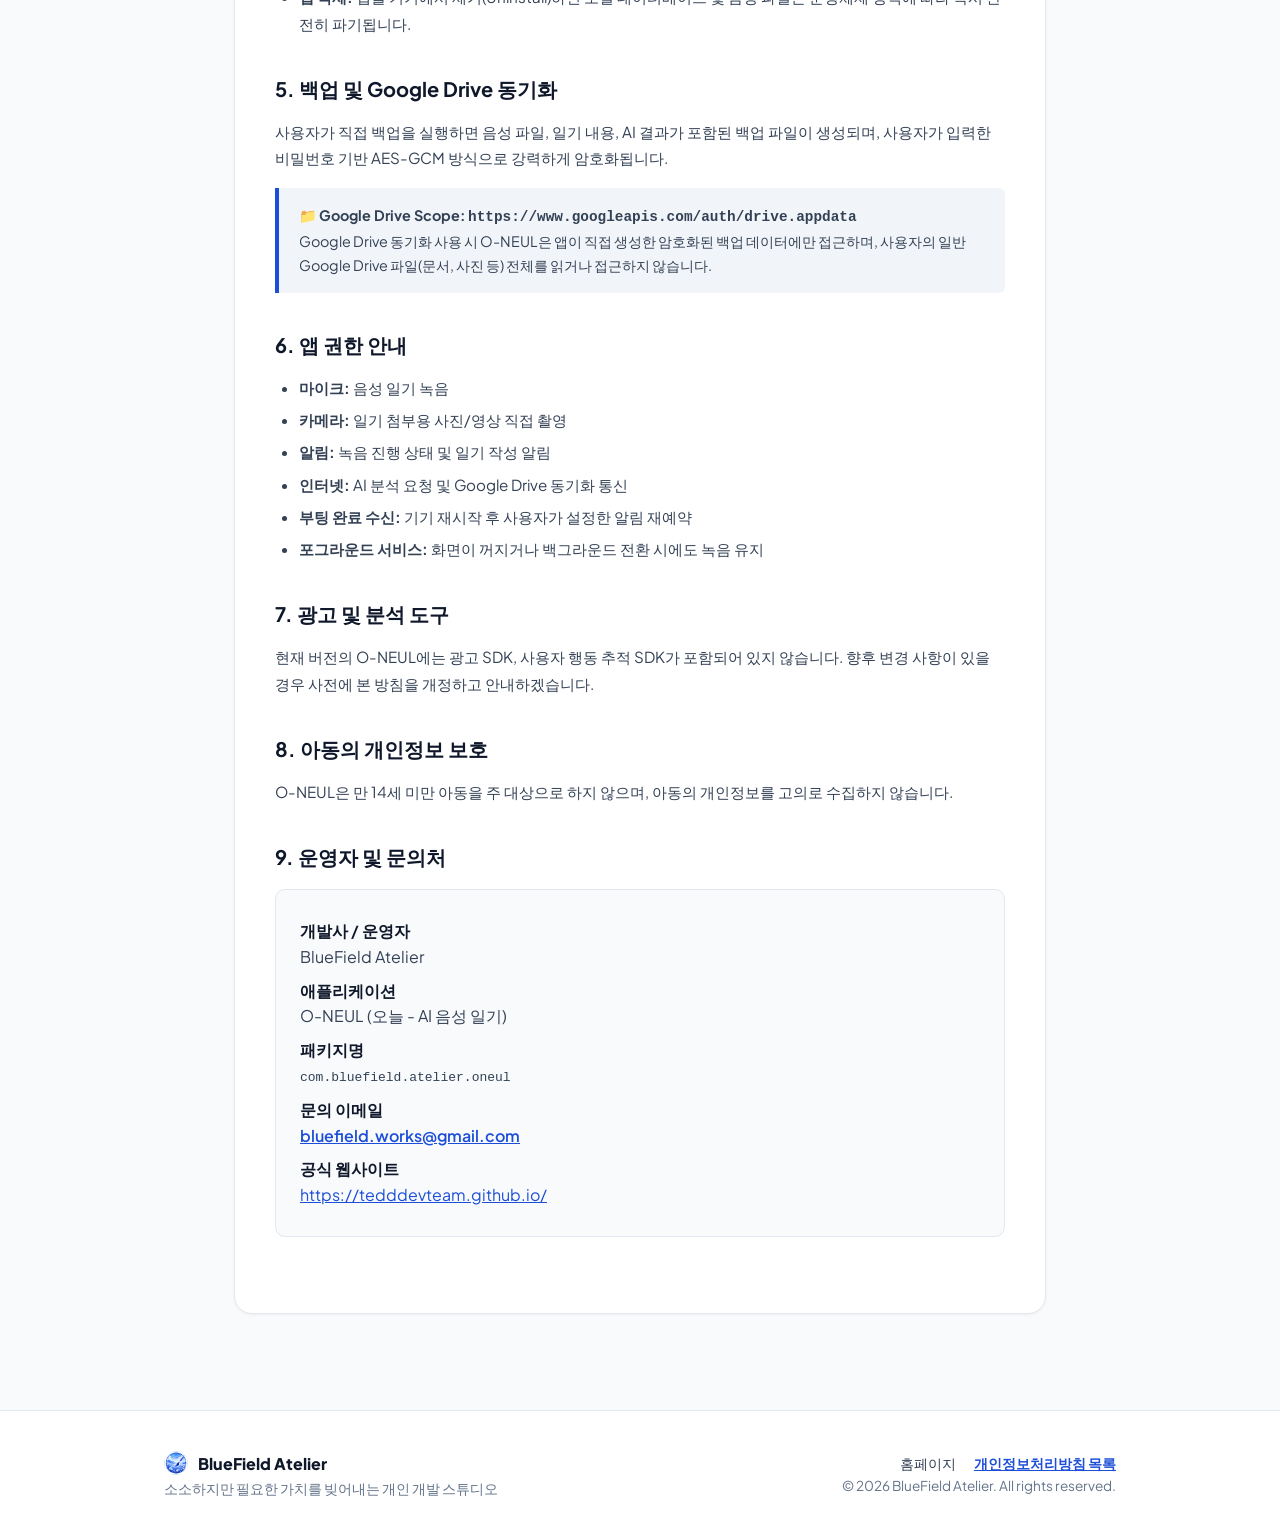
<file: privacy-oneul.html>
<!DOCTYPE html>
<html lang="ko">

<head>
    <meta charset="UTF-8">
    <meta name="viewport" content="width=device-width, initial-scale=1.0">
    <meta name="description" content="O-NEUL (오늘) - AI 음성 일기 개인정보처리방침 (Privacy Policy)">
    <meta name="google-site-verification" content="vVwbAOvryYjkKT44RCvqMXWjcL3AnlA0lqU6iNb1u1Q" />
    <title>개인정보처리방침 - O-NEUL | BlueField Atelier</title>
    <!-- Favicon -->
    <link rel="icon" type="image/png" href="atelier_logo.png">
    <!-- Google Fonts -->
    <link rel="preconnect" href="https://fonts.googleapis.com">
    <link rel="preconnect" href="https://fonts.gstatic.com" crossorigin>
    <link
        href="https://fonts.googleapis.com/css2?family=Pretendard:wght@300;400;500;600;700;800&family=Plus+Jakarta+Sans:wght@400;500;600;700;800&family=JetBrains+Mono:wght@400;500&display=swap"
        rel="stylesheet">
    <!-- Stylesheet -->
    <link rel="stylesheet" href="style.css">
    <style>
        .privacy-container {
            max-width: 860px;
            margin: 0 auto;
            padding: 3rem 1.5rem 6rem 1.5rem;
        }

        .privacy-card {
            background: var(--bg-card);
            border: 1px solid var(--border-color);
            border-radius: var(--radius-lg);
            padding: 2.5rem 2.5rem;
            box-shadow: var(--shadow-sm);
        }

        @media (max-width: 640px) {
            .privacy-card {
                padding: 1.5rem 1.25rem;
            }
        }

        .privacy-header {
            border-bottom: 2px solid var(--border-color);
            padding-bottom: 1.5rem;
            margin-bottom: 2rem;
        }

        .privacy-meta {
            display: flex;
            flex-wrap: wrap;
            gap: 0.75rem;
            align-items: center;
            margin-top: 0.75rem;
            font-size: 0.875rem;
            color: var(--text-muted);
        }

        .privacy-meta-badge {
            background: var(--accent-blue-light);
            color: var(--accent-blue);
            font-weight: 600;
            padding: 0.2rem 0.6rem;
            border-radius: 999px;
            font-size: 0.8rem;
            border: 1px solid var(--accent-blue-border);
        }

        .policy-section {
            margin-bottom: 2.25rem;
        }

        .policy-section h2 {
            font-size: 1.25rem;
            font-weight: 700;
            color: var(--text-primary);
            margin-bottom: 0.85rem;
            display: flex;
            align-items: center;
            gap: 0.5rem;
        }

        .policy-section p {
            color: var(--text-secondary);
            line-height: 1.75;
            margin-bottom: 0.75rem;
            font-size: 0.95rem;
        }

        .policy-section ul, .policy-section ol {
            padding-left: 1.5rem;
            margin-bottom: 0.85rem;
            color: var(--text-secondary);
            line-height: 1.75;
            font-size: 0.95rem;
        }

        .policy-section li {
            margin-bottom: 0.35rem;
        }

        .highlight-box {
            background: var(--bg-subtle);
            border-left: 4px solid var(--accent-blue);
            border-radius: 0 var(--radius-sm) var(--radius-sm) 0;
            padding: 1rem 1.25rem;
            margin: 1rem 0;
            font-size: 0.9rem;
            color: var(--text-secondary);
            line-height: 1.65;
        }

        .contact-box {
            background: #f8fafc;
            border: 1px solid var(--border-color);
            border-radius: var(--radius-md);
            padding: 1.25rem 1.5rem;
            margin-top: 1rem;
        }

        .contact-box dt {
            font-weight: 600;
            color: var(--text-primary);
            margin-top: 0.5rem;
        }

        .contact-box dd {
            margin-left: 0;
            color: var(--text-secondary);
            margin-bottom: 0.5rem;
        }

        .nav-back-link {
            display: inline-flex;
            align-items: center;
            gap: 0.4rem;
            color: var(--accent-blue);
            text-decoration: none;
            font-weight: 600;
            font-size: 0.9rem;
            margin-bottom: 1.5rem;
            transition: var(--transition);
        }

        .nav-back-link:hover {
            color: var(--accent-blue-hover);
            transform: translateX(-2px);
        }

        .lang-switch-bar {
            display: flex;
            gap: 0.5rem;
            margin-bottom: 1.5rem;
        }

        .lang-tab {
            padding: 0.4rem 1rem;
            border-radius: 999px;
            border: 1px solid var(--border-color);
            background: var(--bg-subtle);
            color: var(--text-secondary);
            font-size: 0.85rem;
            font-weight: 600;
            cursor: pointer;
            transition: var(--transition);
        }

        .lang-tab.active {
            background: var(--accent-blue);
            color: #ffffff;
            border-color: var(--accent-blue);
        }
    </style>
</head>

<body>
    <!-- Header -->
    <header class="navbar">
        <div class="nav-container">
            <a href="index.html" class="logo">
                <img src="atelier_logo.png" alt="BlueField Atelier" class="logo-img">
                <span class="logo-title">BlueField Atelier</span>
            </a>
            <nav class="nav-links">
                <a href="index.html#about" class="nav-item">소개</a>
                <a href="index.html#featured" class="nav-item">대표 앱</a>
                <a href="index.html#projects" class="nav-item">프로젝트</a>
                <a href="privacy.html" class="nav-item" style="color:var(--accent-blue); font-weight:700;">개인정보처리방침</a>
                <a href="index.html#contact" class="nav-item">소통하기</a>
            </nav>
            <div class="nav-right-actions">
                <a href="index.html" class="btn btn-sm btn-secondary" style="text-decoration:none;">홈으로</a>
            </div>
        </div>
    </header>

    <main class="privacy-container">
        <a href="index.html" class="nav-back-link">← BlueField Atelier 홈으로 돌아가기</a>

        <!-- App Switcher -->
        <div style="display:flex; flex-wrap:wrap; gap:0.5rem; margin-bottom:1rem;">
            <a href="privacy-hojumeoni.html" class="btn btn-sm btn-secondary" style="text-decoration:none; border-radius:999px;">🧺 호주머니 (Hojumeoni)</a>
            <a href="privacy-oneul.html" class="btn btn-sm btn-primary" style="text-decoration:none; border-radius:999px;">🎙️ O-NEUL (오늘)</a>
        </div>

        <!-- Language Switcher -->
        <div class="lang-switch-bar">
            <button id="tabKo" class="lang-tab active" onclick="switchLanguage('ko')">🇰🇷 한국어 (Korean)</button>
            <button id="tabEn" class="lang-tab" onclick="switchLanguage('en')">🌐 English</button>
        </div>

        <!-- Korean Privacy Policy for O-NEUL -->
        <article id="contentKo" class="privacy-card">
            <div class="privacy-header">
                <h1 style="font-size: 1.85rem; font-weight: 800; color: var(--text-primary);">O-NEUL 개인정보처리방침 (Privacy Policy)</h1>
                <div class="privacy-meta">
                    <span class="privacy-meta-badge">O-NEUL (오늘 - AI 음성 일기)</span>
                    <span class="privacy-meta-badge">BlueField Atelier</span>
                    <span>시행일자: 2026년 9월 20일</span>
                </div>
            </div>

            <p style="color: var(--text-secondary); line-height: 1.75; margin-bottom: 1.5rem;">
                <strong>BlueField Atelier</strong>(이하 “운영자”)는 <strong>O-NEUL(오늘)</strong> 앱(패키지명: <code>com.bluefield.atelier.oneul</code>, 이하 “앱”)을 이용하는 사용자의 개인정보를 소중히 보호하며, 관련 법령 및 구글 플레이(Google Play), 구글 클라우드(Google Cloud) 정책을 준수합니다.
            </p>

            <section class="policy-section">
                <h2>1. 기본 원칙과 수집하는 정보</h2>
                <p>O-NEUL은 사용자의 일상 기록을 다루는 앱이므로 <strong>기기 내부(로컬) 저장을 원칙</strong>으로 합니다.</p>
                <ul>
                    <li>앱 이용을 위한 회원가입이나 로그인을 필수로 요구하지 않습니다.</li>
                    <li>이름, 주민등록번호, 연락처, 기기 고유식별값 등을 수집하는 별도의 자체 회원 데이터베이스를 운영하지 않습니다.</li>
                    <li>녹음된 음성 파일, 작성한 일기 내용, 감정 태그, 기억 후보 및 설정 정보는 기본적으로 사용자의 단말기 내부 비공개 저장 영역(Room DB 및 앱 전용 폴더)에만 저장됩니다.</li>
                </ul>
            </section>

            <section class="policy-section">
                <h2>2. AI 분석과 외부 전송</h2>
                <p>사용자가 음성 일기 분석, 요약, 기억 정리 등의 AI 기능을 실행할 때, 앱은 처리에 필요한 일기 본문 텍스트, 사용자 요청 메모, 이전 기억 후보 텍스트를 <strong>Google의 Gemini API</strong>로 전송합니다.</p>
                <ul>
                    <li>음성 파일 원본은 외부 AI 서버로 직접 전송되지 않으며, 기기 내 음성인식(STT) 또는 텍스트 변환 과정을 거친 텍스트만 전송됩니다.</li>
                    <li>사용자는 AI 분석 기능을 사용하지 않고 로컬 음성 일기 기능만 독립적으로 이용할 수 있습니다.</li>
                </ul>
                <div class="highlight-box">
                    🤖 <strong>AI 처리 투명성:</strong><br>
                    사용자는 민감하거나 비밀 유지가 필요한 개인정보를 AI 분석에 입력하지 않도록 유의해 주시기 바라며, AI 전송을 원치 않는 경우 로컬 저장 및 작성 기능만을 자유롭게 이용하실 수 있습니다.
                </div>
            </section>

            <section class="policy-section">
                <h2>3. 사진과 영상 미디어 처리</h2>
                <ul>
                    <li>갤러리에서 선택한 사진·영상은 원래 위치에 그대로 유지되며, 앱은 해당 미디어를 표시하기 위한 안전한 URI 연결 정보만을 저장합니다.</li>
                    <li>앱에서 직접 촬영한 사진은 기기의 <code>Pictures/O-NEUL</code>, 영상은 <code>Movies/O-NEUL</code> 영역에 저장됩니다.</li>
                    <li>사진과 영상 파일은 AI 분석 서버로 전송되지 않습니다.</li>
                    <li>일기나 앱 데이터를 삭제하더라도 기기 갤러리의 실제 원본 사진·영상은 삭제되지 않습니다.</li>
                </ul>
            </section>

            <section class="policy-section">
                <h2>4. 정보의 보유 및 삭제</h2>
                <ul>
                    <li><strong>로컬 데이터 삭제:</strong> 앱 내 설정의 [모든 기록 삭제] 또는 Android 애플리케이션 정보에서 데이터를 즉시 완전 삭제할 수 있습니다.</li>
                    <li><strong>Google Drive 동기화 데이터 삭제:</strong> 앱 설정 내 [Drive 동기화 데이터 삭제] 기능 또는 Google 계정의 [연결된 앱 관리]에서 언제든 삭제할 수 있습니다.</li>
                    <li><strong>앱 삭제:</strong> 앱을 기기에서 제거(Uninstall)하면 로컬 데이터베이스 및 음성 파일은 운영체제 정책에 따라 즉시 완전히 파기됩니다.</li>
                </ul>
            </section>

            <section class="policy-section">
                <h2>5. 백업 및 Google Drive 동기화</h2>
                <p>사용자가 직접 백업을 실행하면 음성 파일, 일기 내용, AI 결과가 포함된 백업 파일이 생성되며, 사용자가 입력한 비밀번호 기반 AES-GCM 방식으로 강력하게 암호화됩니다.</p>
                <div class="highlight-box">
                    📁 <strong>Google Drive Scope: <code>https://www.googleapis.com/auth/drive.appdata</code></strong><br>
                    Google Drive 동기화 사용 시 O-NEUL은 앱이 직접 생성한 암호화된 백업 데이터에만 접근하며, 사용자의 일반 Google Drive 파일(문서, 사진 등) 전체를 읽거나 접근하지 않습니다.
                </div>
            </section>

            <section class="policy-section">
                <h2>6. 앱 권한 안내</h2>
                <ul>
                    <li><strong>마이크:</strong> 음성 일기 녹음</li>
                    <li><strong>카메라:</strong> 일기 첨부용 사진/영상 직접 촬영</li>
                    <li><strong>알림:</strong> 녹음 진행 상태 및 일기 작성 알림</li>
                    <li><strong>인터넷:</strong> AI 분석 요청 및 Google Drive 동기화 통신</li>
                    <li><strong>부팅 완료 수신:</strong> 기기 재시작 후 사용자가 설정한 알림 재예약</li>
                    <li><strong>포그라운드 서비스:</strong> 화면이 꺼지거나 백그라운드 전환 시에도 녹음 유지</li>
                </ul>
            </section>

            <section class="policy-section">
                <h2>7. 광고 및 분석 도구</h2>
                <p>현재 버전의 O-NEUL에는 광고 SDK, 사용자 행동 추적 SDK가 포함되어 있지 않습니다. 향후 변경 사항이 있을 경우 사전에 본 방침을 개정하고 안내하겠습니다.</p>
            </section>

            <section class="policy-section">
                <h2>8. 아동의 개인정보 보호</h2>
                <p>O-NEUL은 만 14세 미만 아동을 주 대상으로 하지 않으며, 아동의 개인정보를 고의로 수집하지 않습니다.</p>
            </section>

            <section class="policy-section">
                <h2>9. 운영자 및 문의처</h2>
                <div class="contact-box">
                    <dl>
                        <dt>개발사 / 운영자</dt>
                        <dd>BlueField Atelier</dd>
                        <dt>애플리케이션</dt>
                        <dd>O-NEUL (오늘 - AI 음성 일기)</dd>
                        <dt>패키지명</dt>
                        <dd><code>com.bluefield.atelier.oneul</code></dd>
                        <dt>문의 이메일</dt>
                        <dd><a href="mailto:bluefield.works@gmail.com" style="color:var(--accent-blue); font-weight:600;">bluefield.works@gmail.com</a></dd>
                        <dt>공식 웹사이트</dt>
                        <dd><a href="https://tedddevteam.github.io/" style="color:var(--accent-blue);">https://tedddevteam.github.io/</a></dd>
                    </dl>
                </div>
            </section>
        </article>

        <!-- English Privacy Policy for O-NEUL -->
        <article id="contentEn" class="privacy-card" style="display: none;">
            <div class="privacy-header">
                <h1 style="font-size: 1.85rem; font-weight: 800; color: var(--text-primary);">O-NEUL Privacy Policy</h1>
                <div class="privacy-meta">
                    <span class="privacy-meta-badge">O-NEUL (AI Voice Journal)</span>
                    <span class="privacy-meta-badge">BlueField Atelier</span>
                    <span>Effective Date: September 20, 2026</span>
                </div>
            </div>

            <p style="color: var(--text-secondary); line-height: 1.75; margin-bottom: 1.5rem;">
                <strong>BlueField Atelier</strong> ("we", "us", "our") operates <strong>O-NEUL</strong> (Package: <code>com.bluefield.atelier.oneul</code>, "the App"). Because O-NEUL is designed to handle personal daily journals and voice recordings, we process your information with care and in compliance with Google Play and Google Cloud policies.
            </p>

            <section class="policy-section">
                <h2>1. Core Principle & Information We Collect</h2>
                <p>O-NEUL operates primarily on an <strong>on-device (local-first) storage model</strong>:</p>
                <ul>
                    <li>The App does not require user registration or account creation.</li>
                    <li>We do not operate a user database that collects names, national ID numbers, contact lists, or persistent device identifiers.</li>
                    <li>Recorded voice files, journal entries, sentiment tags, memory candidates, and app preferences remain in private app storage (Room database and private files) on your device.</li>
                </ul>
            </section>

            <section class="policy-section">
                <h2>2. AI Processing and External Transmission</h2>
                <p>When you explicitly trigger AI analysis, summarization, or memory extraction, O-NEUL sends the text content of your journal, user prompt notes, and previous memory candidates to <strong>Google's Gemini API</strong>.</p>
                <ul>
                    <li>Raw audio files are NOT transmitted directly to AI servers; only transcribed text is sent.</li>
                    <li>Users who do not wish to transmit data to AI services can continue to use all local recording, playback, writing, and search features without requesting AI organization.</li>
                </ul>
                <div class="highlight-box">
                    🤖 <strong>AI Transparency:</strong><br>
                    Users should avoid submitting sensitive, confidential, or secret information for AI analysis. For more details, refer to <a href="https://policies.google.com/privacy" target="_blank" rel="noopener">Google Privacy Policy</a> and <a href="https://ai.google.dev/gemini-api/terms" target="_blank" rel="noopener">Gemini API Terms</a>.
                </div>
            </section>

            <section class="policy-section">
                <h2>3. Photos and Videos</h2>
                <ul>
                    <li>Photos and videos selected from your gallery remain in their original location; the App stores only a reference URI to display them.</li>
                    <li>Photos taken via the App are stored under <code>Pictures/O-NEUL</code>, and videos under <code>Movies/O-NEUL</code> on your device.</li>
                    <li>Photos and videos are never sent for AI analysis.</li>
                    <li>Deleting a journal entry does not delete original photos or videos from your gallery.</li>
                </ul>
            </section>

            <section class="policy-section">
                <h2>4. Retention and Deletion</h2>
                <ul>
                    <li><strong>Local Deletion:</strong> You can delete individual journals, use "Manage my records > Delete all records" in settings, or clear app data in Android system settings.</li>
                    <li><strong>Google Drive Sync Deletion:</strong> Drive sync data can be deleted through "Delete Drive sync data" in app settings or via Google Account settings.</li>
                    <li><strong>App Uninstall:</strong> Uninstalling the App removes all local database entries and audio files according to Android OS standards.</li>
                </ul>
            </section>

            <section class="policy-section">
                <h2>5. Backup, Encryption & Google Drive Sync</h2>
                <p>When you create a manual backup, files are encrypted using <strong>AES-GCM</strong> with a key derived from your user-provided password.</p>
                <div class="highlight-box">
                    📁 <strong>Scope Disclosure: <code>https://www.googleapis.com/auth/drive.appdata</code></strong><br>
                    O-NEUL requests access only to its own hidden Application Data Folder in Google Drive. <strong>The App cannot view, modify, or access any other files or folders in your Google Drive.</strong>
                </div>
            </section>

            <section class="policy-section">
                <h2>6. App Permissions</h2>
                <ul>
                    <li><strong>Microphone:</strong> To record voice journals</li>
                    <li><strong>Camera:</strong> To capture photos/videos when requested by the user</li>
                    <li><strong>Notifications:</strong> To show recording status and reminders</li>
                    <li><strong>Internet:</strong> For user-requested AI analysis, Google sign-in, Google Drive sync, and App Check</li>
                    <li><strong>Receive boot completed:</strong> To reschedule journal reminders after device restart</li>
                    <li><strong>Foreground service:</strong> To continue recording while the app is in the background</li>
                </ul>
            </section>

            <section class="policy-section">
                <h2>7. Advertising & Tracking</h2>
                <p>The current version of O-NEUL does not include advertising SDKs, Firebase Analytics, Crashlytics, or user-behavior tracking SDKs.</p>
            </section>

            <section class="policy-section">
                <h2>8. Children's Privacy</h2>
                <p>O-NEUL is not designed for children under 14 years of age.</p>
            </section>

            <section class="policy-section">
                <h2>9. Developer & Contact Information</h2>
                <div class="contact-box">
                    <dl>
                        <dt>Developer / Operator</dt>
                        <dd>BlueField Atelier</dd>
                        <dt>Application</dt>
                        <dd>O-NEUL (AI Voice Journal)</dd>
                        <dt>Package Name</dt>
                        <dd><code>com.bluefield.atelier.oneul</code></dd>
                        <dt>Contact Email</dt>
                        <dd><a href="mailto:bluefield.works@gmail.com" style="color:var(--accent-blue); font-weight:600;">bluefield.works@gmail.com</a></dd>
                        <dt>Official Website</dt>
                        <dd><a href="https://tedddevteam.github.io/" style="color:var(--accent-blue);">https://tedddevteam.github.io/</a></dd>
                    </dl>
                </div>
            </section>
        </article>
    </main>

    <!-- Footer -->
    <footer class="footer">
        <div class="footer-container">
            <div class="footer-left">
                <div class="footer-brand-row">
                    <img src="atelier_logo.png" alt="BlueField Atelier" class="footer-logo-img">
                    <span class="footer-logo">BlueField Atelier</span>
                </div>
                <p>소소하지만 필요한 가치를 빚어내는 개인 개발 스튜디오</p>
            </div>
            <div class="footer-right">
                <p><a href="index.html" style="color:var(--text-secondary); text-decoration:none; margin-right:1rem;">홈페이지</a> <a href="privacy.html" style="color:var(--accent-blue); font-weight:600; text-decoration:underline;">개인정보처리방침 목록</a></p>
                <p>&copy; 2026 BlueField Atelier. All rights reserved.</p>
            </div>
        </div>
    </footer>

    <script>
        function switchLanguage(lang) {
            const contentKo = document.getElementById('contentKo');
            const contentEn = document.getElementById('contentEn');
            const tabKo = document.getElementById('tabKo');
            const tabEn = document.getElementById('tabEn');

            if (lang === 'en') {
                contentKo.style.display = 'none';
                contentEn.style.display = 'block';
                tabKo.classList.remove('active');
                tabEn.classList.add('active');
                document.documentElement.lang = 'en';
            } else {
                contentKo.style.display = 'block';
                contentEn.style.display = 'none';
                tabKo.classList.add('active');
                tabEn.classList.remove('active');
                document.documentElement.lang = 'ko';
            }
        }
    </script>
</body>

</html>
</file>
<file: style.css>
/* ==========================================================================
   BlueField Atelier - Simple & Clean Design System
   ========================================================================== */
:root {
    --bg-page: #f8fafc;
    --bg-card: #ffffff;
    --bg-subtle: #f1f5f9;
    
    --border-color: #e2e8f0;
    --border-hover: #cbd5e1;
    
    --text-primary: #0f172a;
    --text-secondary: #334155;
    --text-muted: #64748b;
    --text-light: #94a3b8;
    
    --accent-blue: #1d4ed8;
    --accent-blue-hover: #1e40af;
    --accent-blue-light: #eff6ff;
    --accent-blue-border: #bfdbfe;
    
    --accent-green: #10b981;
    
    --radius-sm: 6px;
    --radius-md: 10px;
    --radius-lg: 18px;
    
    --shadow-sm: 0 1px 3px rgba(0, 0, 0, 0.05);
    --shadow-md: 0 4px 14px rgba(0, 0, 0, 0.06);
    --shadow-lg: 0 10px 25px rgba(0, 0, 0, 0.08);
    
    --transition: all 0.2s cubic-bezier(0.4, 0, 0.2, 1);
}

/* Base Reset */
* {
    margin: 0;
    padding: 0;
    box-sizing: border-box;
}

html {
    scroll-behavior: smooth;
    font-family: 'Pretendard', 'Plus Jakarta Sans', -apple-system, BlinkMacSystemFont, sans-serif;
    background-color: var(--bg-page);
    color: var(--text-primary);
    line-height: 1.6;
}

body {
    min-height: 100vh;
}

/* Navbar */
.navbar {
    position: sticky;
    top: 0;
    z-index: 100;
    background: rgba(255, 255, 255, 0.94);
    backdrop-filter: blur(10px);
    -webkit-backdrop-filter: blur(10px);
    border-bottom: 1px solid var(--border-color);
}

.nav-container {
    max-width: 1000px;
    margin: 0 auto;
    padding: 0.9rem 1.5rem;
    display: flex;
    align-items: center;
    justify-content: space-between;
}

.logo {
    display: flex;
    align-items: center;
    gap: 0.75rem;
    text-decoration: none;
}

.logo-img {
    width: 36px;
    height: 36px;
    border-radius: 50%;
    object-fit: cover;
    box-shadow: 0 2px 6px rgba(0, 0, 0, 0.08);
}

.logo-title {
    font-weight: 800;
    font-size: 1.15rem;
    color: var(--text-primary);
    letter-spacing: -0.01em;
}

.nav-links {
    display: flex;
    gap: 1.75rem;
}

.nav-item {
    color: var(--text-secondary);
    text-decoration: none;
    font-size: 0.925rem;
    font-weight: 500;
    transition: var(--transition);
}

.nav-item:hover {
    color: var(--accent-blue);
}

.server-status-badge {
    display: flex;
    align-items: center;
    gap: 0.5rem;
    padding: 0.35rem 0.8rem;
    background: #ecfdf5;
    border: 1px solid #a7f3d0;
    border-radius: 999px;
    font-size: 0.8rem;
    color: #047857;
    font-weight: 600;
}

.pulse-dot {
    width: 7px;
    height: 7px;
    background-color: var(--accent-green);
    border-radius: 50%;
}

.nav-right-actions {
    display: flex;
    align-items: center;
    gap: 0.75rem;
}

.lang-toggle-btn {
    display: inline-flex;
    align-items: center;
    justify-content: center;
    gap: 0.35rem;
    padding: 0.35rem 0.75rem;
    background: var(--bg-subtle);
    border: 1px solid var(--border-color);
    border-radius: 999px;
    font-size: 0.8rem;
    font-weight: 600;
    color: var(--text-secondary);
    cursor: pointer;
    transition: var(--transition);
    flex-shrink: 0;
    white-space: nowrap;
    -webkit-appearance: none;
    appearance: none;
    font-family: inherit;
    outline: none;
    user-select: none;
    -webkit-user-select: none;
}

.lang-toggle-btn:hover {
    background: var(--accent-blue-light);
    color: var(--accent-blue);
    border-color: var(--accent-blue-border);
}

/* Layout */
.main-container {
    max-width: 1000px;
    margin: 0 auto;
    padding: 2.5rem 1.5rem 5rem 1.5rem;
}

.section {
    margin-bottom: 5.5rem;
}

.section-header {
    margin-bottom: 2rem;
}

.section-title {
    font-size: 1.75rem;
    font-weight: 700;
    letter-spacing: -0.02em;
    margin-bottom: 0.4rem;
}

.section-description {
    color: var(--text-muted);
    font-size: 1rem;
}

.section-label {
    display: inline-block;
    font-size: 0.8rem;
    font-weight: 700;
    color: var(--accent-blue);
    letter-spacing: 0.08em;
    margin-bottom: 1rem;
    padding: 0.25rem 0.75rem;
    background: var(--accent-blue-light);
    border: 1px solid var(--accent-blue-border);
    border-radius: var(--radius-sm);
}

/* Hero Section with Standalone Center-Cropped Banner Image */
.hero-section {
    padding: 0;
    background: #ffffff;
    border-radius: var(--radius-lg);
    border: 1px solid var(--border-color);
    box-shadow: var(--shadow-md);
    margin-bottom: 5rem;
    overflow: hidden;
}

.hero-banner-container {
    width: 100%;
    height: 300px;
    overflow: hidden;
    position: relative;
    background: #f1f5f9;
}

.hero-banner-img {
    width: 100%;
    height: 100%;
    object-fit: cover;
    object-position: center;
    display: block;
}

.hero-content {
    padding: 2.25rem 2.5rem 2.75rem 2.5rem;
    max-width: 750px;
}

.badge-pill {
    display: inline-block;
    padding: 0.35rem 0.9rem;
    background: var(--accent-blue-light);
    border: 1px solid var(--accent-blue-border);
    border-radius: 999px;
    font-size: 0.825rem;
    color: var(--accent-blue);
    font-weight: 700;
    margin-bottom: 1rem;
}

.hero-title {
    font-size: 2.1rem;
    font-weight: 700;
    line-height: 1.38;
    letter-spacing: -0.025em;
    margin-bottom: 1rem;
    color: var(--text-primary);
    word-break: keep-all;
}

.hero-title-phrase {
    display: inline-block;
}

.hero-subtitle {
    font-size: 1.05rem;
    color: var(--text-secondary);
    margin-bottom: 1.75rem;
    line-height: 1.65;
    font-weight: 400;
    word-break: keep-all;
}

.hero-actions {
    display: flex;
    gap: 0.85rem;
}

/* Featured App Section ('무사히') */
.featured-section {
    margin-top: 5rem;
    margin-bottom: 5.5rem;
}

/* Buttons */
.btn {
    display: inline-flex;
    align-items: center;
    justify-content: center;
    padding: 0.75rem 1.4rem;
    border-radius: var(--radius-md);
    font-weight: 600;
    font-size: 0.95rem;
    cursor: pointer;
    text-decoration: none;
    transition: var(--transition);
    border: 1px solid transparent;
}

.btn-primary {
    background: var(--accent-blue);
    color: #ffffff;
    border-color: var(--accent-blue);
    box-shadow: 0 2px 8px rgba(29, 78, 216, 0.25);
}

.btn-primary:hover {
    background: var(--accent-blue-hover);
    border-color: var(--accent-blue-hover);
    transform: translateY(-1px);
    box-shadow: 0 4px 12px rgba(29, 78, 216, 0.35);
}

.btn-secondary {
    background: #ffffff;
    border-color: var(--border-color);
    color: var(--text-primary);
}

.btn-secondary:hover {
    background: var(--bg-subtle);
    border-color: var(--border-hover);
}

.btn-upcoming {
    background: #fffbe8;
    color: #d97706;
    border-color: #fde68a;
    font-weight: 700;
    cursor: default;
    box-shadow: 0 2px 8px rgba(217, 119, 6, 0.12);
}

.btn-sm {
    padding: 0.45rem 0.9rem;
    font-size: 0.85rem;
}

.btn-lg {
    padding: 0.85rem 1.6rem;
    font-size: 1rem;
}

.btn-block {
    width: 100%;
}

/* Featured Card ('무사히') */
.featured-card {
    background: #ffffff;
    border: 1px solid var(--accent-blue-border);
    border-radius: var(--radius-lg);
    padding: 2.5rem;
    box-shadow: var(--shadow-md);
    position: relative;
}

.featured-header {
    display: flex;
    align-items: center;
    gap: 1.25rem;
    margin-bottom: 1.25rem;
}

.featured-app-icon-container {
    width: 72px;
    height: 72px;
    border-radius: 16px;
    overflow: hidden;
    box-shadow: 0 4px 14px rgba(0, 0, 0, 0.08);
    border: 1px solid var(--border-color);
    flex-shrink: 0;
    background: #ffffff;
}

.featured-app-icon-img {
    width: 100%;
    height: 100%;
    object-fit: cover;
    display: block;
}

.featured-tag {
    display: inline-block;
    font-size: 0.75rem;
    font-weight: 700;
    color: var(--accent-blue);
    margin-bottom: 0.2rem;
}

.featured-app-title {
    font-size: 1.6rem;
    font-weight: 800;
    letter-spacing: -0.02em;
}

.featured-app-sub {
    font-size: 0.95rem;
    color: var(--text-muted);
}

.featured-body {
    margin-bottom: 1.75rem;
}

.featured-desc {
    color: var(--text-secondary);
    font-size: 1.025rem;
    line-height: 1.65;
    margin-bottom: 1.25rem;
    word-break: keep-all;
}

.featured-tags {
    display: flex;
    gap: 0.5rem;
    flex-wrap: wrap;
}

.ftag {
    padding: 0.3rem 0.75rem;
    background: var(--bg-subtle);
    border-radius: 999px;
    font-size: 0.825rem;
    color: var(--text-secondary);
    font-weight: 500;
}

.featured-footer {
    display: flex;
    align-items: center;
    border-top: 1px solid var(--border-color);
    padding-top: 1.5rem;
}

/* Projects Grid & Card Banner Styling */
.projects-grid {
    display: grid;
    grid-template-columns: repeat(auto-fit, minmax(290px, 1fr));
    gap: 1.5rem;
}

.project-card {
    background: #ffffff;
    border: 1px solid var(--border-color);
    border-radius: var(--radius-md);
    padding: 0;
    display: flex;
    flex-direction: column;
    box-shadow: var(--shadow-sm);
    transition: var(--transition);
    overflow: hidden;
}

.project-card:hover {
    border-color: var(--border-hover);
    box-shadow: var(--shadow-md);
    transform: translateY(-3px);
}

.card-banner-container {
    width: 100%;
    height: 145px;
    overflow: hidden;
    position: relative;
    background: #f1f5f9;
    border-bottom: 1px solid var(--border-color);
}

.card-banner-img {
    width: 100%;
    height: 100%;
    object-fit: cover;
    object-position: center;
    display: block;
    transition: transform 0.3s ease;
}

.project-card:hover .card-banner-img {
    transform: scale(1.04);
}

.card-content-body {
    padding: 1.4rem 1.5rem 1.5rem 1.5rem;
    display: flex;
    flex-direction: column;
    flex-grow: 1;
}

.card-top {
    display: flex;
    justify-content: space-between;
    align-items: center;
    margin-bottom: 0.6rem;
}

.card-badge {
    font-size: 0.75rem;
    font-weight: 600;
    color: var(--accent-blue);
    background: var(--accent-blue-light);
    border: 1px solid var(--accent-blue-border);
    padding: 0.2rem 0.6rem;
    border-radius: var(--radius-sm);
}

.card-title {
    font-size: 1.175rem;
    font-weight: 700;
    margin-bottom: 0.35rem;
    line-height: 1.35;
}

.card-sub {
    font-size: 0.875rem;
    color: var(--text-muted);
    margin-bottom: 0.75rem;
}

.card-desc {
    font-size: 0.925rem;
    color: var(--text-secondary);
    flex-grow: 1;
    margin-bottom: 1.25rem;
    line-height: 1.6;
    word-break: keep-all;
}

.card-tags {
    display: flex;
    gap: 0.4rem;
    flex-wrap: wrap;
    margin-bottom: 1.2rem;
}

.card-tag {
    font-size: 0.775rem;
    color: var(--text-muted);
}

.card-bottom {
    border-top: 1px solid var(--border-color);
    padding-top: 0.9rem;
}

.card-link {
    display: inline-flex;
    align-items: center;
    gap: 0.3rem;
    font-size: 0.875rem;
    font-weight: 600;
    color: var(--accent-blue);
    text-decoration: none;
}

.card-link:hover {
    text-decoration: underline;
}

.upcoming-tag {
    display: inline-flex;
    align-items: center;
    gap: 0.3rem;
    font-size: 0.825rem;
    font-weight: 700;
    color: #d97706;
    background: #fffbe8;
    border: 1px solid #fde68a;
    padding: 0.3rem 0.75rem;
    border-radius: var(--radius-sm);
}

/* Status Section */
.status-box {
    background: #ffffff;
    border: 1px solid var(--border-color);
    border-radius: var(--radius-md);
    padding: 1.75rem;
    box-shadow: var(--shadow-sm);
}

.status-header-row {
    display: flex;
    justify-content: space-between;
    align-items: center;
    margin-bottom: 1.25rem;
    padding-bottom: 1rem;
    border-bottom: 1px solid var(--border-color);
}

.status-title-group h3 {
    font-size: 1.1rem;
    font-weight: 700;
}

.status-title-group p {
    font-size: 0.875rem;
    color: var(--text-muted);
    word-break: keep-all;
}

.status-metrics-grid {
    display: grid;
    grid-template-columns: repeat(auto-fit, minmax(200px, 1fr));
    gap: 1rem;
}

.metric-item {
    display: flex;
    flex-direction: column;
    gap: 0.25rem;
}

.metric-key {
    font-size: 0.825rem;
    color: var(--text-muted);
}

.metric-val {
    font-size: 1rem;
    font-weight: 600;
    color: var(--text-primary);
}

.status-online {
    color: #059669;
}

/* Contact Section */
.contact-card {
    background: #ffffff;
    border: 1px solid var(--border-color);
    border-radius: var(--radius-md);
    padding: 2.5rem;
    box-shadow: var(--shadow-sm);
    max-width: 650px;
    margin: 0 auto;
}

.contact-header {
    text-align: center;
    margin-bottom: 2rem;
}

.contact-header h2 {
    font-size: 1.5rem;
    margin-bottom: 0.4rem;
}

.contact-header p {
    color: var(--text-muted);
    font-size: 0.95rem;
    word-break: keep-all;
}

.contact-form {
    display: flex;
    flex-direction: column;
    gap: 1.25rem;
}

.form-row {
    display: grid;
    grid-template-columns: 1fr 1fr;
    gap: 1rem;
}

.form-group {
    display: flex;
    flex-direction: column;
    gap: 0.4rem;
}

.form-group label {
    font-size: 0.875rem;
    font-weight: 600;
    color: var(--text-secondary);
}

.form-group input,
.form-group textarea {
    width: 100%;
    padding: 0.75rem 1rem;
    background: var(--bg-page);
    border: 1px solid var(--border-color);
    border-radius: var(--radius-sm);
    color: var(--text-primary);
    font-family: inherit;
    font-size: 0.95rem;
    transition: var(--transition);
}

.form-group input:focus,
.form-group textarea:focus {
    outline: none;
    border-color: var(--accent-blue);
    background: #ffffff;
    box-shadow: 0 0 0 3px rgba(37, 99, 235, 0.1);
}

.form-response {
    margin-top: 1.25rem;
    padding: 0.85rem;
    border-radius: var(--radius-sm);
    font-size: 0.9rem;
    text-align: center;
}

.form-response.success {
    background: #ecfdf5;
    border: 1px solid #a7f3d0;
    color: #047857;
}

.form-response.error {
    background: #fef2f2;
    border: 1px solid #fecaca;
    color: #b91c1c;
}

/* Modal Window for Admin Inquiry Inbox */
.modal-backdrop {
    position: fixed;
    top: 0;
    left: 0;
    width: 100vw;
    height: 100vh;
    background: rgba(15, 23, 42, 0.5);
    backdrop-filter: blur(4px);
    z-index: 200;
    display: flex;
    align-items: center;
    justify-content: center;
    padding: 1.5rem;
}

.modal-card {
    background: #ffffff;
    border-radius: var(--radius-lg);
    width: 100%;
    max-width: 650px;
    max-height: 80vh;
    display: flex;
    flex-direction: column;
    box-shadow: var(--shadow-lg);
    overflow: hidden;
}

.modal-header {
    padding: 1.25rem 1.5rem;
    border-bottom: 1px solid var(--border-color);
    display: flex;
    justify-content: space-between;
    align-items: center;
}

.modal-header h3 {
    font-size: 1.15rem;
    font-weight: 700;
}

.modal-close {
    background: transparent;
    border: none;
    font-size: 1.5rem;
    color: var(--text-muted);
    cursor: pointer;
    line-height: 1;
}

.modal-body {
    padding: 1.5rem;
    overflow-y: auto;
    display: flex;
    flex-direction: column;
    gap: 1rem;
}

.inquiry-item {
    background: var(--bg-page);
    border: 1px solid var(--border-color);
    border-radius: var(--radius-md);
    padding: 1.25rem;
}

.inquiry-item-header {
    display: flex;
    justify-content: space-between;
    margin-bottom: 0.5rem;
    font-size: 0.85rem;
    color: var(--text-muted);
}

.inquiry-sender {
    font-weight: 700;
    color: var(--text-primary);
}

.inquiry-msg {
    color: var(--text-secondary);
    font-size: 0.95rem;
    white-space: pre-wrap;
    line-height: 1.6;
    word-break: keep-all;
}

.hidden {
    display: none !important;
}

/* Footer */
.footer {
    border-top: 1px solid var(--border-color);
    background: #ffffff;
    padding: 2.5rem 0;
}

.footer-container {
    max-width: 1000px;
    margin: 0 auto;
    padding: 0 1.5rem;
    display: flex;
    justify-content: space-between;
    align-items: center;
}

.footer-brand-row {
    display: flex;
    align-items: center;
    gap: 0.6rem;
    margin-bottom: 0.2rem;
}

.footer-logo-img {
    width: 24px;
    height: 24px;
    border-radius: 50%;
    object-fit: cover;
}

.footer-logo {
    font-weight: 800;
    font-size: 1rem;
    color: var(--text-primary);
}

.footer-left p {
    font-size: 0.85rem;
    color: var(--text-muted);
    word-break: keep-all;
    line-height: 1.5;
}

.footer-right {
    text-align: right;
    font-size: 0.85rem;
    color: var(--text-muted);
}

.footer-admin-btn {
    background: var(--bg-subtle);
    border: 1px solid var(--border-color);
    color: var(--text-secondary);
    padding: 0.4rem 0.9rem;
    border-radius: var(--radius-sm);
    font-size: 0.8rem;
    font-weight: 600;
    cursor: pointer;
    margin-bottom: 0.5rem;
    transition: var(--transition);
}

.footer-admin-btn:hover {
    background: var(--accent-blue-light);
    border-color: var(--accent-blue-border);
    color: var(--accent-blue);
}

.footer-sub {
    font-size: 0.775rem;
    color: var(--text-light);
}

/* Responsive adjustments */
@media (max-width: 768px) {
    .nav-container {
        padding: 0.75rem 1rem;
        gap: 0.5rem;
    }
    .logo-title {
        font-size: 1.05rem;
    }
    .nav-links { display: none; }
    .nav-right-actions {
        gap: 0.5rem;
        flex-shrink: 0;
    }
    .server-status-badge {
        padding: 0.3rem 0.6rem;
        font-size: 0.75rem;
    }
    .lang-toggle-btn {
        padding: 0.35rem 0.65rem;
        font-size: 0.8rem;
    }
    .hero-banner-container { height: 180px; }
    .card-banner-container { height: 125px; }
    .hero-content { padding: 1.75rem 1.25rem; }
    .hero-title { font-size: 1.55rem; line-height: 1.4; }
    .featured-card { padding: 1.5rem; }
    .form-row { grid-template-columns: 1fr; }
    .footer-container { flex-direction: column; text-align: center; gap: 1rem; }
    .footer-left p { text-align: center; }
    .footer-right { text-align: center; }
}

@media (max-width: 480px) {
    #headerStatusText {
        display: none;
    }
    .server-status-badge {
        padding: 0.4rem;
        border-radius: 50%;
    }
}
</file>
